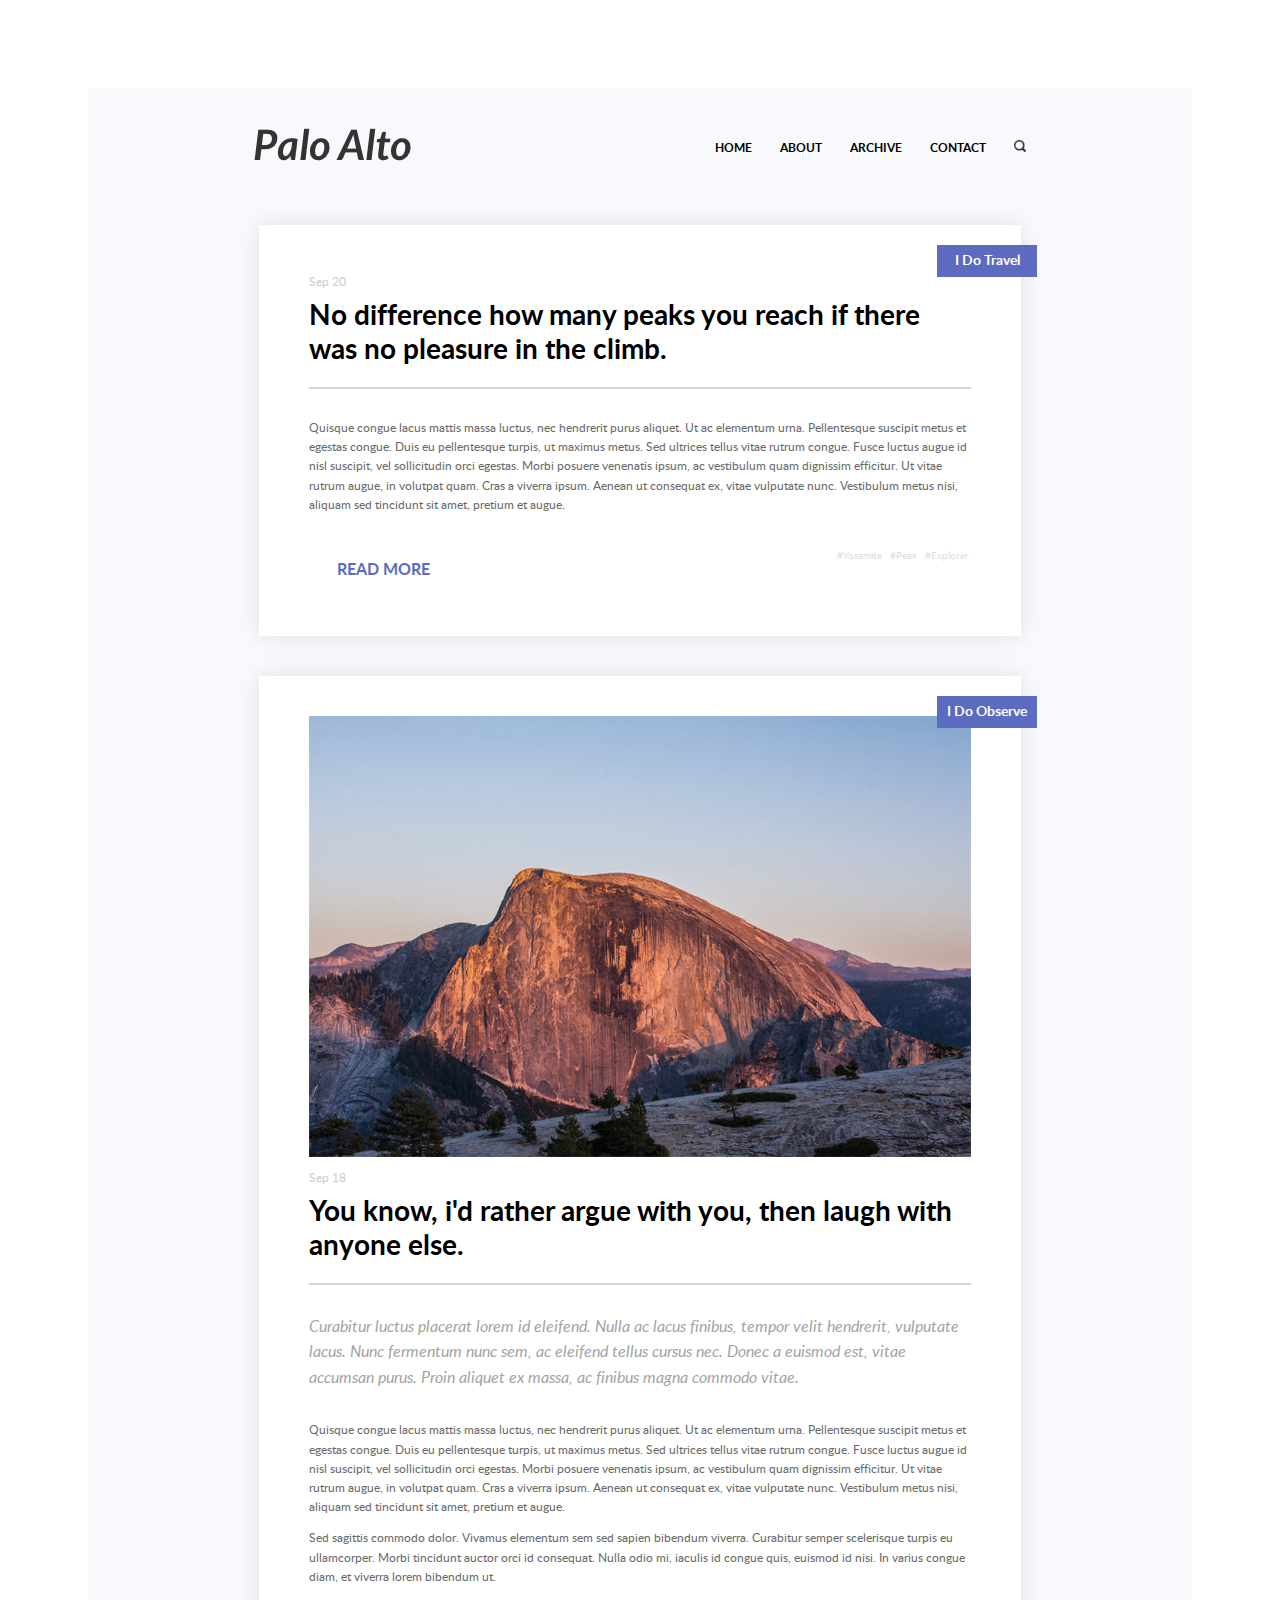
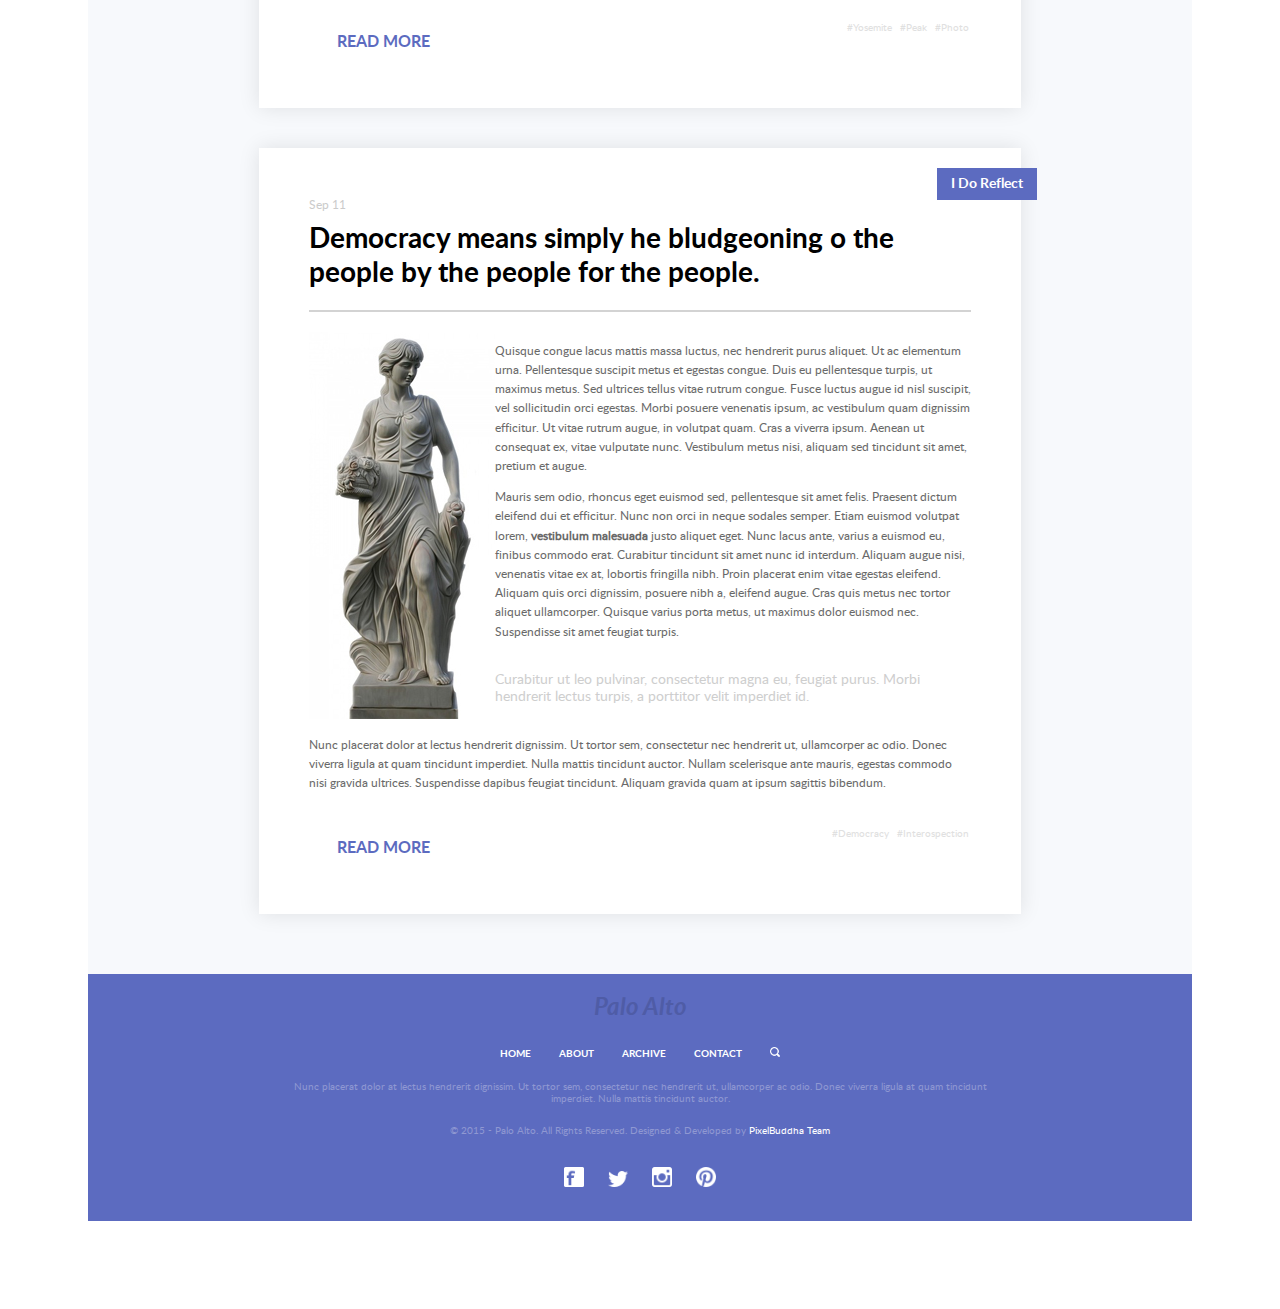
<file: 2/templates/index.html>
<!DOCTYPE html>
<html>
<head>
	<title>Palo Alto</title>
	<link rel="stylesheet" type="text/css" href="../styles/style.css">
	<meta charset="utf-8">
</head>
<body class="page">
	<div class="wrapper">
		<header class="header">
			<div class="header__logo">
				<a href="index.html">
					<img src="../img/logo.png" >
				</a>
			</div>
			<nav class="header__nav">
				<a href="index.html" class="link-nav">Home</a>
				<a href="" class="link-nav">About</a>
				<a href="" class="link-nav">Archive</a>
				<a href="contacts.html" class="link-nav">Contact</a>
				<a href="" class="link-nav">
					<img src="../img/search.png" alt="search">
				</a>
			</nav>
		</header>
		<main class="main">
			<article class="article">
				<button class="article__button">I do travel</button>
				<div class="article__data">Sep 20</div>
				<div class="article__title">No difference how many peaks you reach
				if there was no pleasure in the climb.</div>
				<div class="article__text">
					Quisque congue lacus mattis massa luctus, nec hendrerit purus aliquet. Ut ac elementum urna. Pellentesque suscipit metus et egestas congue. Duis eu pellentesque turpis, ut maximus metus. Sed ultrices tellus vitae rutrum congue. Fusce luctus augue id nisl suscipit, vel sollicitudin orci egestas. Morbi posuere venenatis ipsum, ac vestibulum quam dignissim efficitur. Ut vitae rutrum augue, in volutpat quam. Cras a viverra ipsum. Aenean ut consequat ex, vitae vulputate nunc. Vestibulum metus nisi, aliquam sed tincidunt sit amet, pretium et augue.
				</div>
				<div class="article__read-more">
					<button class="read">Read more</button>
					<div class="hash">
						<a href="" class="hash__link">#Yosemite</a>
						<a href="" class="hash__link">#Peak</a>
						<a href="" class="hash__link">#Explorer</a>
					</div>
				</div>
			</article>
			<article class="article">
				<div class="article__main-img">
					<img src="../img/img1.jpg" width="100%">
				</div>
				<button class="article__button">I do observe</button>
				<div class="article__data">Sep 18</div>
				<div class="article__title">You know, i'd rather argue with you, then laugh with anyone else.</div>
				<div class="article__text-grey">
					Curabitur luctus placerat lorem id eleifend. Nulla ac lacus finibus, tempor velit hendrerit, vulputate lacus. Nunc fermentum nunc sem, ac eleifend tellus cursus nec. Donec a euismod est, vitae accumsan purus. Proin aliquet ex massa, ac finibus magna commodo vitae. 
				</div>
				<div class="article__text">
					Quisque congue lacus mattis massa luctus, nec hendrerit purus aliquet. Ut ac elementum urna. Pellentesque suscipit metus et egestas congue. Duis eu pellentesque turpis, ut maximus metus. Sed ultrices tellus vitae rutrum congue. Fusce luctus augue id nisl suscipit, vel sollicitudin orci egestas. Morbi posuere venenatis ipsum, ac vestibulum quam dignissim efficitur. Ut vitae rutrum augue, in volutpat quam. Cras a viverra ipsum. Aenean ut consequat ex, vitae vulputate nunc. Vestibulum metus nisi, aliquam sed tincidunt sit amet, pretium et augue.
					<p>Sed sagittis commodo dolor. Vivamus elementum sem sed sapien bibendum viverra. Curabitur semper scelerisque turpis eu ullamcorper. Morbi tincidunt auctor orci id consequat. Nulla odio mi, iaculis id congue quis, euismod id nisi. In varius congue diam, et viverra lorem bibendum ut.</p>
				</div>
				<div class="article__read-more">
					<button class="read">Read more</button>
					<div class="hash">
						<a href="" class="hash__link">#Yosemite</a>
						<a href="" class="hash__link">#Peak</a>
						<a href="" class="hash__link">#Photo</a>
					</div>
				</div>
			</article>
			<article class="article">
				<button class="article__button">I do reflect</button>
				<div class="article__data">Sep 11</div>
				<div class="article__title">Democracy means simply he bludgeoning o the people by the people for the people.</div>
					<img src="../img/img2.jpg" class="article__img">
				<div class="article__text">
					Quisque congue lacus mattis massa luctus, nec hendrerit purus aliquet. Ut ac elementum urna. Pellentesque suscipit metus et egestas congue. Duis eu pellentesque turpis, ut maximus metus. Sed ultrices tellus vitae rutrum congue. Fusce luctus augue id nisl suscipit, vel sollicitudin orci egestas. Morbi posuere venenatis ipsum, ac vestibulum quam dignissim efficitur. Ut vitae rutrum augue, in volutpat quam. Cras a viverra ipsum. Aenean ut consequat ex, vitae vulputate nunc. Vestibulum metus nisi, aliquam sed tincidunt sit amet, pretium et augue.
					<p>Mauris sem odio, rhoncus eget euismod sed, pellentesque sit amet felis. Praesent dictum eleifend dui et efficitur. Nunc non orci in neque sodales semper. Etiam euismod volutpat lorem, <strong class="b-link">vestibulum malesuada</strong> justo aliquet eget. Nunc lacus ante, varius a euismod eu, finibus commodo erat. Curabitur tincidunt sit amet nunc id interdum. Aliquam augue nisi, venenatis vitae ex at, lobortis fringilla nibh. Proin placerat enim vitae egestas eleifend. Aliquam quis orci dignissim, posuere nibh a, eleifend augue. Cras quis metus nec tortor aliquet ullamcorper. Quisque varius porta metus, ut maximus dolor euismod nec. Suspendisse sit amet feugiat turpis.</p>
				</div>
				
				<div class="article__text-grey-light">
					Curabitur ut leo pulvinar, consectetur magna eu, feugiat purus. Morbi hendrerit lectus turpis, a porttitor velit imperdiet id.
				</div>
				<div class="article__text">
					Nunc placerat dolor at lectus hendrerit dignissim. Ut tortor sem, consectetur nec hendrerit ut, ullamcorper ac odio. Donec viverra ligula at quam tincidunt imperdiet. Nulla mattis tincidunt auctor. Nullam scelerisque ante mauris, egestas commodo nisi gravida ultrices. Suspendisse dapibus feugiat tincidunt. Aliquam gravida quam at ipsum sagittis bibendum. 
				</div>
				<div class="article__read-more">
					<button class="read">Read more</button>
					<div class="hash">
						<a href="" class="hash__link">#Democracy</a>
						<a href="" class="hash__link">#Interospection</a>
					</div>
				</div>
			</article>
		</main>
	<footer class="footer">
		<div class="footer__title">Palo Alto</div>
		<nav class="footer__nav">
				<a href="index.html" class="link-nav-f">Home</a>
				<a href="" class="link-nav-f">About</a>
				<a href="" class="link-nav-f">Archive</a>
				<a href="contacts.html" class="link-nav-f">Contact</a>
				<a href="" class="link-nav-f">
					<img src="../img/search-w.png" alt="search" width="10px">
				</a>
		</nav>
		<div class="footer__text">Nunc placerat dolor at lectus hendrerit dignissim. Ut tortor sem, consectetur nec hendrerit ut, ullamcorper ac odio. Donec viverra ligula at quam tincidunt imperdiet. Nulla mattis tincidunt auctor.
		</div>
		<div class="footer__text">
			© 2015 - Palo Alto. All Rights Reserved. Designed & Developed by <a class="footer__team" href="">PixelBuddha Team </a>
		</div>
		<div class="footer__link">
			<a href="">
				<img src="../img/icons/fb.png" alt="facebook" class="link-icons">
			</a>
			<a href="">
				<img src="../img/icons/tw.png" alt="twitter" class="link-icons">
			</a>
			<a href="">
				<img src="../img/icons/inst.png" alt="instagram" class="link-icons">
			</a>
			<a href="">
				<img src="../img/icons/pinterest.png" alt="pinterest" class="link-icons">
			</a>
		</div>
	</footer>
	</div>
</body>
</html>
</file>
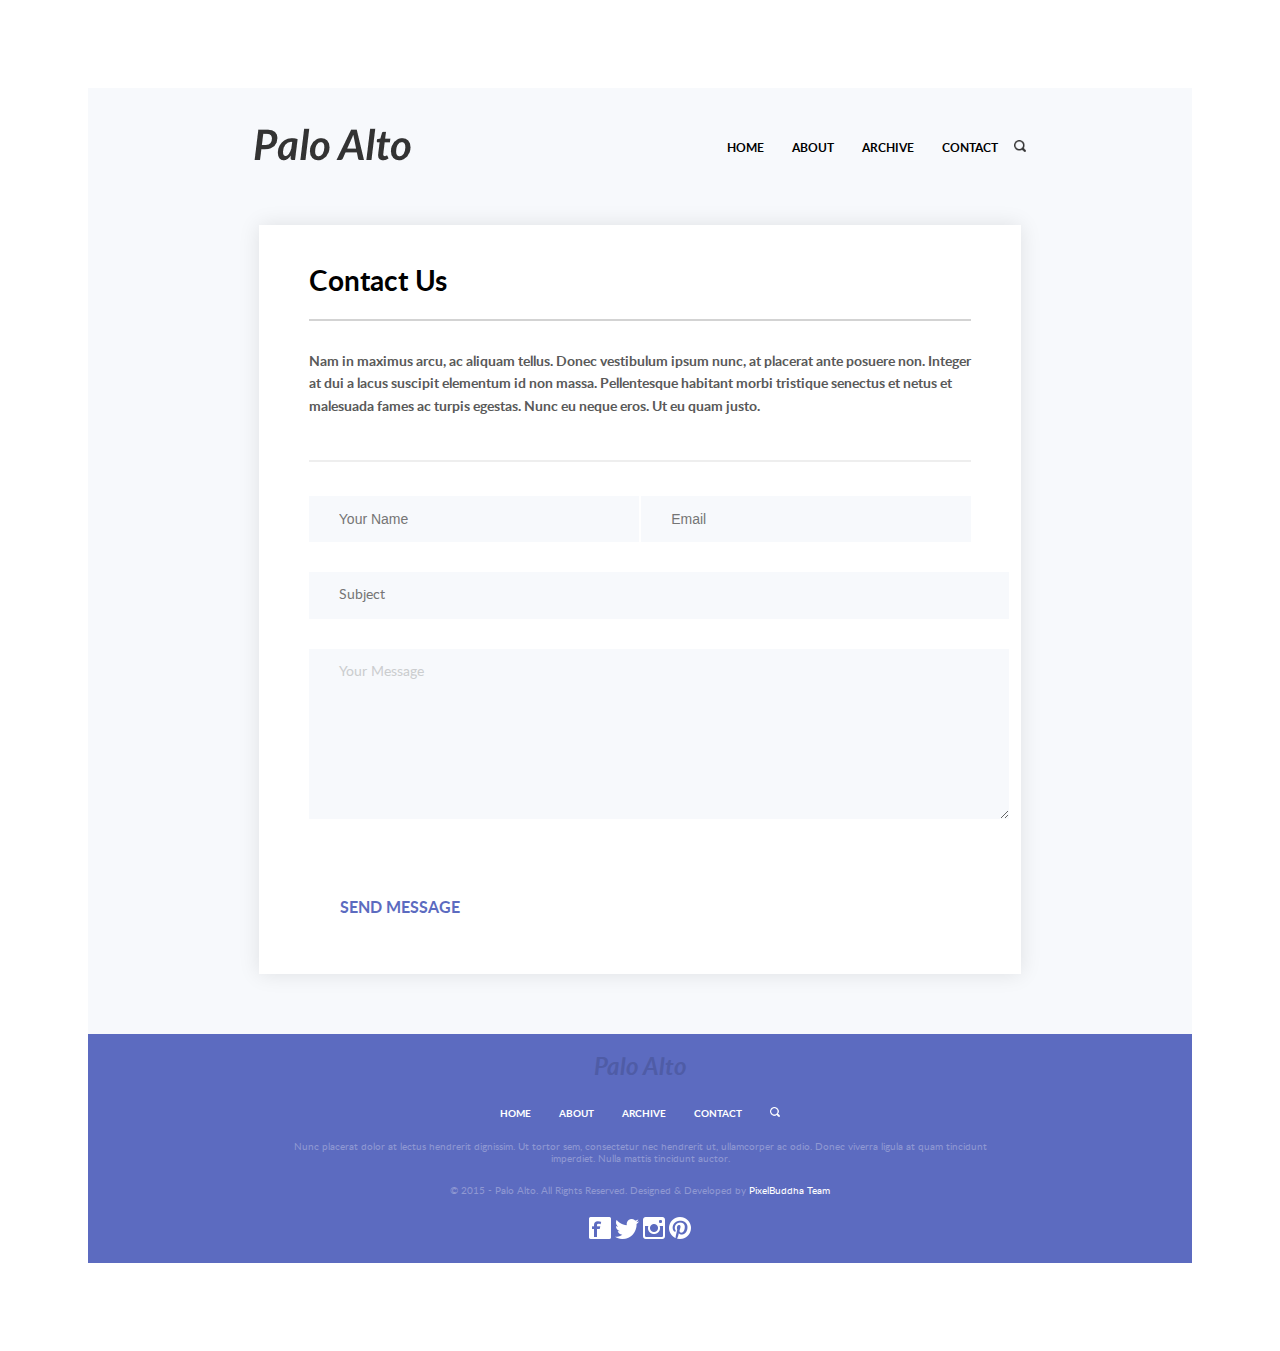
<file: 2/templates/contacts.html>
<!DOCTYPE html>
<html>
<head>
	<title>Contact</title>
	<link rel="stylesheet" type="text/css" href="../styles/style.css">
	<meta charset="utf-8">
</head>
<body class="page">
	<div class="wrapper">
		<header class="header">
			<div class="header__logo">
				<a href="/">
					<img src="../img/logo.png" >
				</a>
			</div>
			<nav class="header__nav">
				<a href="index.html" class="link-nav">Home</a>
				<a href="" class="link-nav">About</a>
				<a href="" class="link-nav">Archive</a>
				<a href="contact.html" class="link-nav">Contact</a>
				<a href="" class="b-link-nav">
					<img src="../img/search.png" alt="search">
				</a>
			</nav>
		</header>
		<main class="main">
			<div class="article">
				<div class="article__title">Contact Us</div>
				<div class="article__prescription">
					Nam in maximus arcu, ac aliquam tellus. Donec vestibulum ipsum nunc, at placerat ante posuere non. Integer at dui a lacus suscipit elementum id non massa. Pellentesque habitant morbi tristique senectus et netus et malesuada fames ac turpis egestas. Nunc eu neque eros. Ut eu quam justo.
				</div>
				<img src="../img/line-c.png" width="100%">
				<form class="form" action="">
					<input class="form__name" placeholder="Your Name" type="text" name="fname" tabindex="1">
					<input class="form__email" placeholder="Email" type="email" name="email" tabindex="2">
					<input  class="form__sub" placeholder="Subject" type="text" name="subject" tabindex="3">
					<textarea class="form__textarea" maxlength="120">Your Message</textarea>
				</form>
				<div class="read">Send message</div>
			</div>
		</main>
		<footer class="footer">
		<div class="footer__title">Palo Alto</div>
		<nav class="footer__nav">
				<a href="index.html" class="link-nav-f">Home</a>
				<a href="" class="link-nav-f">About</a>
				<a href="" class="link-nav-f">Archive</a>
				<a href="" class="link-nav-f">Contact</a>
				<a href="" class="link-nav-f">
					<img src="../img/search-w.png" alt="search" width="10px">
				</a>
		</nav>
		<div class="footer__text">Nunc placerat dolor at lectus hendrerit dignissim. Ut tortor sem, consectetur nec hendrerit ut, ullamcorper ac odio. Donec viverra ligula at quam tincidunt imperdiet. Nulla mattis tincidunt auctor.
		</div>
		<div class="footer__text">
			© 2015 - Palo Alto. All Rights Reserved. Designed & Developed by <a class="footer__team" href="">PixelBuddha Team </a>
		</div>
		<div class="footer__link">
			<a href="">
				<img src="../img/icons/fb.png" alt="facebook" class="link__icons">
			</a>
			<a href="">
				<img src="../img/icons/tw.png" alt="twitter" class="link__icons">
			</a>
			<a href="">
				<img src="../img/icons/inst.png" alt="instagram" class="link__icons">
			</a>
			<a href="">
				<img src="../img/icons/pinterest.png" alt="pinterest" class="link__icons">
			</a>
		</div>
	</footer>
	</div>
</body>
</html>
</file>
<file: 2/styles/style.css>
@font-face {
    font-family: LatoRegular;
    src: url(../fonts/LatoRegular.ttf);
}
@font-face {
    font-family: LatoBold;
    src: url(../fonts/LatoBold.ttf);
}
@font-face {
    font-family: LatoBoldItalic;
    src: url(../fonts/LatoBoldItalic.ttf);
}
@font-face {
    font-family: LatoItalic;
    src: url(../fonts/LatoItalic.ttf);
}
a{
	text-decoration: none;
}

.page{
	padding: 80px;
}
.wrapper{
	background-color: rgb(247, 249, 252);	
}
.header{
	padding: 40px 15% 0 15%;
}
.header__logo{
	display: inline-block;
}
.header__nav{
	display: inline-block;
	margin: 10px auto;
	float: right;
}
.link-nav{
	font-family: LatoBold;
	font-size: 12px;
	color: rgb(0,0,0);
	margin: 12px;
	text-transform: uppercase;
	color: rgb(0, 0, 0);
}
.link-nav:after{
	display: block;
	height: 2px;
	width: 0;
	background-color: rgb(92, 107, 192);
	-webkit-transition-property: width;
	-webkit-transition-duration: 0.1s;
	-webkit-transition-timing-function: ease-in;
}
.link-nav:hover:after{
	width: 100%;
}
.link-nav:active{
	color: rgb(116, 129, 201);
}
.header__nav :last-child{
	margin-right: 0;
	height: 12px;
}
.main{
	margin-top: 60px;
	margin-bottom: 60px;
}
.article{
	box-shadow: 0 0 20px rgba(0,0,0,0.1);
	background-color: rgb(255, 255, 255);
	margin: 40px auto;
	padding: 40px 50px;
	width: 60%;
	position: relative;
}
.article__button{
	background-color: rgb(92, 107, 192); 
	font-family: LatoBold;
	color: white;
	font-size: 14px;
	line-height: 1.6;
	text-transform: capitalize;
	padding: 5px;
	width: 100px;
	border:none;
	position: absolute;
	left:89%;
	top: 20px;
	-webkit-transition-property: padding, width, background-color;
	-webkit-transition-duration: 0.2s;
	-webkit-transition-timing-function: ease-in
}
.article__button:hover{
	background-color: rgb(108, 121, 198);
	padding:7px;
	width: 106px; 
}
.article__button:active{
	background-color: rgb(83, 96, 176);
	padding:7px;
	width: 106px;
}

.article__data{
	font-family: LatoRegular;
	color: rgb(203, 203, 203);
	font-size: 12px;
	margin:10px auto;
}
.article__title{
	font-family: LatoBold;
	font-size: 28px;
	margin-bottom: 20px;
	padding-bottom: 20px;
	border-bottom: 2px solid lightgrey;
}
.article__text{
	font-family: LatoRegular;
	color: rgb(105, 105, 105);
	font-size: 12px;
	line-height: 1.6;
	margin: 30px auto;
}
.article__text-grey{
	font-family: LatoItalic;
	color: rgb(163, 163, 163);
	line-height: 1.6;
	margin-top: 30px;
}
.article__text-grey-light{
	font-family: LatoRegular;
	color: rgb(206, 206, 206);
	font-size: 14px;
	padding-left: 10px;
	border-left:2px solid lightgrey; 
}
.article__prescription{
	font-family: LatoBold;
	color: rgb(89, 89, 89);
	font-size: 14px;
	line-height: 1.6;
	margin: 30px auto;
}
.link{
	color: rgb(110, 122, 198);
	text-decoration: underline;
}
.read{
	font-family: LatoBold;
	color: rgb(92, 107, 192);
	font-size: 16px;
	text-transform: uppercase;
	display: inline-block;
	border: 1px solid white;
	background-color: white;
	width: 150px;
	padding: 15px;
	-webkit-transition-property: border-color;
	-webkit-transition-duration: 0.35s;
	-webkit-transition-timing-function: ease-in;
	text-align: center;
}
.read:hover{
	border-color:rgb(227, 227, 227);
}
.read:active{
	border-color:rgb(92, 107, 192);
}
.hash{
	float: right;
	display: inline-block;
}
.hash__link{
	font-family: LatoRegular;
	color: rgb(224, 224, 224);
	font-size: 10px;
	margin:2px;
}
.hash__link:hover{
	color: rgb(116, 129, 201);
	text-decoration: underline;
}
.hash__link:active{
	color: rgb(116, 129, 201);
	text-decoration: none;
}
.article__img{
	display: inline-block;
	float: left;
}
.footer{
	background-color: rgb(92, 107, 192);
	padding: 20px 40px 20px 40px;
}
.footer__title{
	font-family: LatoBoldItalic;
	color: rgb(79, 92, 166);
	font-size: 24px;
	text-align: center;
}
.footer__team:hover{
	text-decoration: underline;
}
.footer__nav{
	margin-top: 20px;
	text-align: center;  
}
.link-nav-f{
	font-family: LatoBold;
	color: rgb(255, 255, 255);
	font-size: 10px;
	margin: 12px;
	text-transform: uppercase;
}
.link-nav-f:hover{
	text-decoration: underline;
}
.link-nav-f:active{
	color: rgb(248, 248, 251);
	text-decoration: none;
}
.footer__text{
	margin: 20px auto;
	text-align: center;
	padding: 0 15%;
	font-family: LatoRegular;
	color: rgb(143, 152, 210);
	font-size: 10px;	
}
.footer__team{
	color: rgb(255, 255, 255);
}
.footer__link{
	text-align: center;
}
.link-icons{
	margin: 10px;
	width: 20px;
}
.form{
	margin: 30px auto;
}
.form__email{
	float: right;
	display: inline-block; 
}
.form__email{
	display: inline-block;
}
.form__name, 
.form__email,
.form__sub, 
.form__textarea{
	font-size: 14px;
	color: rgb(203, 205, 207);
	width: 270px;
	border: none;
	background-color:rgb(247, 249, 252);
	padding: 15px 30px;
	margin-bottom: 30px; 
}
.form__sub, .form__textarea{
	width: 640px;
	font-family: LatoRegular;
}
.form__textarea{
	height: 140px;
}
</file>
